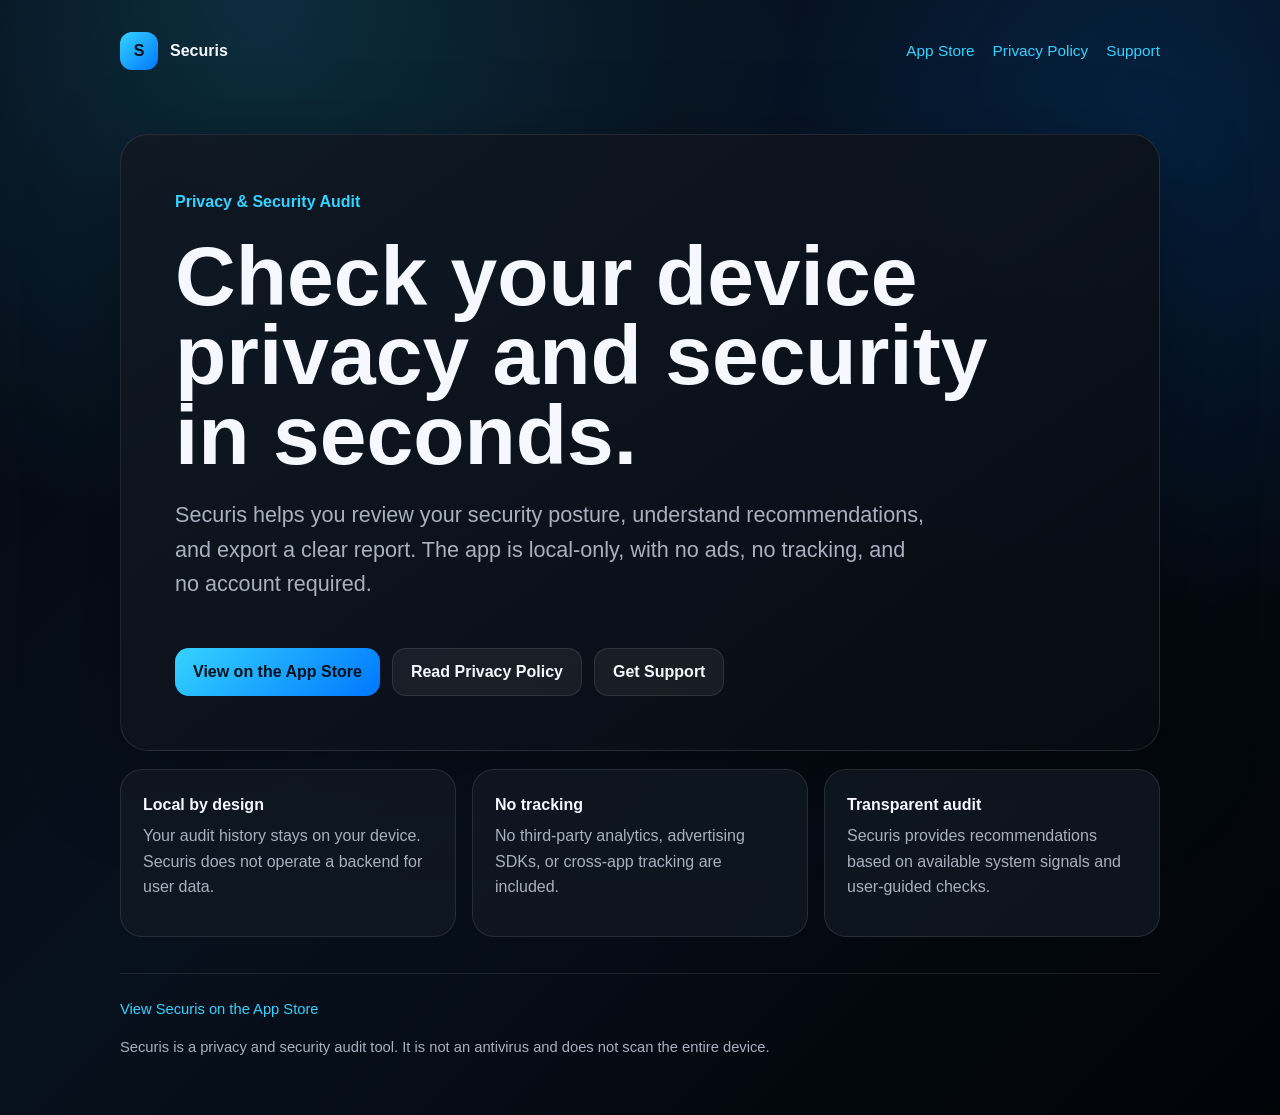
<file: index.html>
<!doctype html>
<html lang="en">
<head>
  <meta charset="utf-8">
  <meta name="viewport" content="width=device-width, initial-scale=1">
  <title>Securis - Privacy & Security Audit</title>
  <meta name="description" content="Securis is a privacy and security audit tool for iPhone and iPad.">
  <link rel="stylesheet" href="styles.css">
</head>
<body>
  <main class="shell">
    <nav class="nav" aria-label="Main navigation">
      <a class="brand" href="index.html" aria-label="Securis home">
        <span class="mark">S</span>
        <span>Securis</span>
      </a>
      <div class="nav-links">
        <a href="https://apps.apple.com/us/app/securis-privacy-audit/id6774630244">App Store</a>
        <a href="privacy.html">Privacy Policy</a>
        <a href="support.html">Support</a>
      </div>
    </nav>

    <section class="hero">
      <p class="eyebrow">Privacy & Security Audit</p>
      <h1>Check your device privacy and security in seconds.</h1>
      <p class="lead">Securis helps you review your security posture, understand recommendations, and export a clear report. The app is local-only, with no ads, no tracking, and no account required.</p>
      <div class="actions">
        <a class="button primary" href="https://apps.apple.com/us/app/securis-privacy-audit/id6774630244">View on the App Store</a>
        <a class="button" href="privacy.html">Read Privacy Policy</a>
        <a class="button" href="support.html">Get Support</a>
      </div>
    </section>

    <section class="grid" aria-label="Securis highlights">
      <article class="card">
        <strong>Local by design</strong>
        <p>Your audit history stays on your device. Securis does not operate a backend for user data.</p>
      </article>
      <article class="card">
        <strong>No tracking</strong>
        <p>No third-party analytics, advertising SDKs, or cross-app tracking are included.</p>
      </article>
      <article class="card">
        <strong>Transparent audit</strong>
        <p>Securis provides recommendations based on available system signals and user-guided checks.</p>
      </article>
    </section>

    <footer class="footer">
      <p><a href="https://apps.apple.com/us/app/securis-privacy-audit/id6774630244">View Securis on the App Store</a></p>
      Securis is a privacy and security audit tool. It is not an antivirus and does not scan the entire device.
    </footer>
  </main>
</body>
</html>
</file>
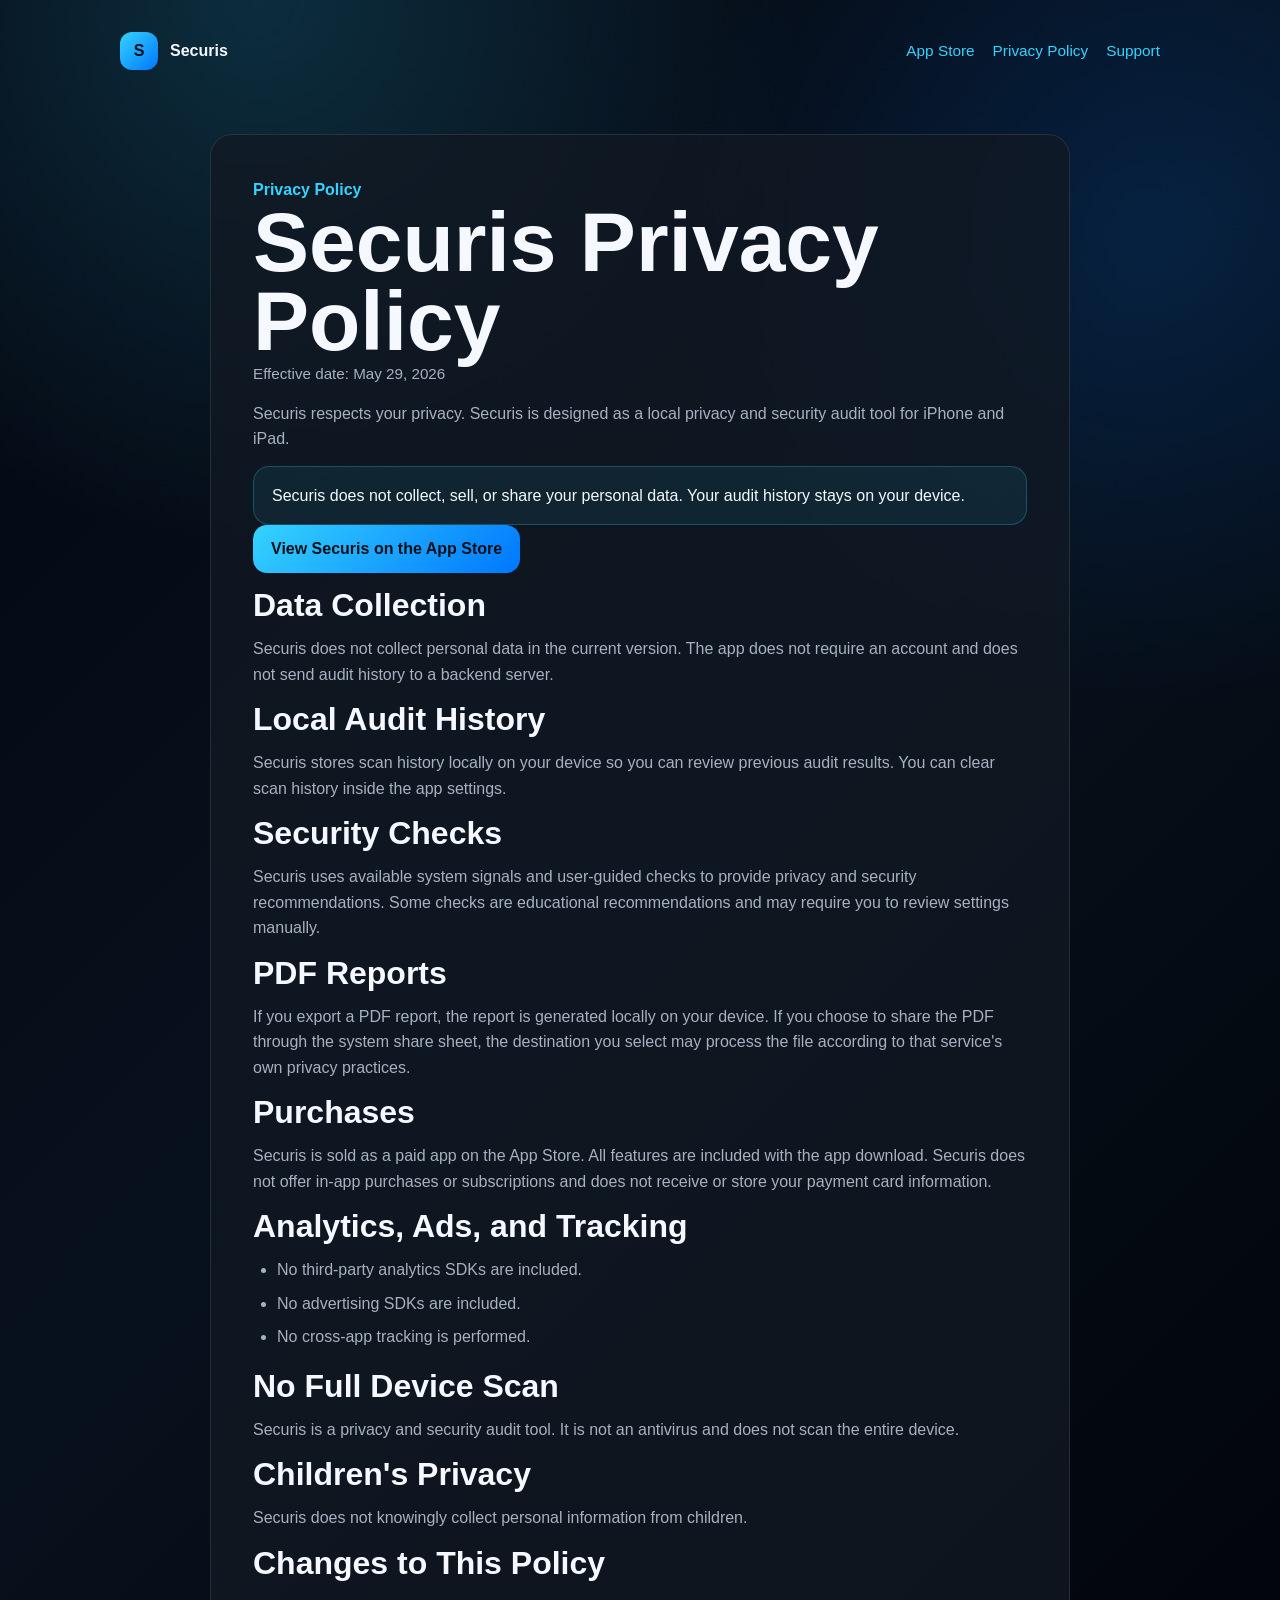
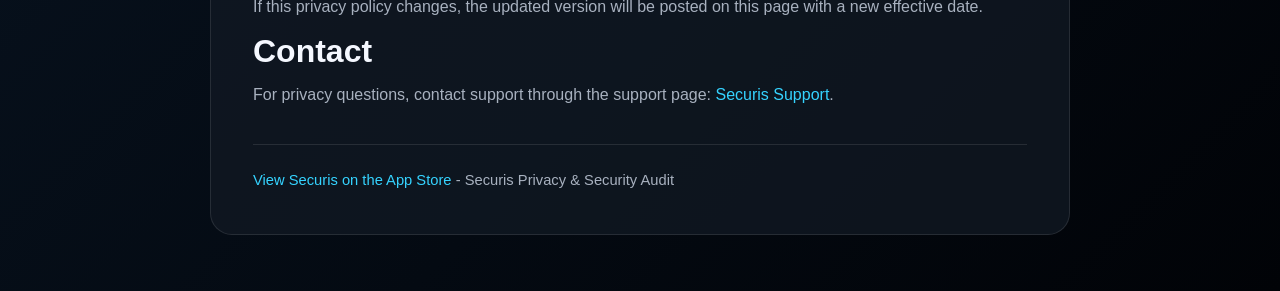
<file: privacy.html>
<!doctype html>
<html lang="en">
<head>
  <meta charset="utf-8">
  <meta name="viewport" content="width=device-width, initial-scale=1">
  <title>Securis Privacy Policy</title>
  <meta name="description" content="Privacy Policy for Securis, a local-only privacy and security audit app.">
  <link rel="stylesheet" href="styles.css">
</head>
<body>
  <main class="shell">
    <nav class="nav" aria-label="Main navigation">
      <a class="brand" href="index.html" aria-label="Securis home">
        <span class="mark">S</span>
        <span>Securis</span>
      </a>
      <div class="nav-links">
        <a href="https://apps.apple.com/us/app/securis-privacy-audit/id6774630244">App Store</a>
        <a href="privacy.html">Privacy Policy</a>
        <a href="support.html">Support</a>
      </div>
    </nav>

    <article class="content">
      <p class="eyebrow">Privacy Policy</p>
      <h1>Securis Privacy Policy</h1>
      <p class="meta">Effective date: May 29, 2026</p>

      <p>Securis respects your privacy. Securis is designed as a local privacy and security audit tool for iPhone and iPad.</p>

      <div class="notice">
        Securis does not collect, sell, or share your personal data. Your audit history stays on your device.
      </div>

      <p><a class="button primary" href="https://apps.apple.com/us/app/securis-privacy-audit/id6774630244">View Securis on the App Store</a></p>

      <h2>Data Collection</h2>
      <p>Securis does not collect personal data in the current version. The app does not require an account and does not send audit history to a backend server.</p>

      <h2>Local Audit History</h2>
      <p>Securis stores scan history locally on your device so you can review previous audit results. You can clear scan history inside the app settings.</p>

      <h2>Security Checks</h2>
      <p>Securis uses available system signals and user-guided checks to provide privacy and security recommendations. Some checks are educational recommendations and may require you to review settings manually.</p>

      <h2>PDF Reports</h2>
      <p>If you export a PDF report, the report is generated locally on your device. If you choose to share the PDF through the system share sheet, the destination you select may process the file according to that service's own privacy practices.</p>

      <h2>Purchases</h2>
      <p>Securis is sold as a paid app on the App Store. All features are included with the app download. Securis does not offer in-app purchases or subscriptions and does not receive or store your payment card information.</p>

      <h2>Analytics, Ads, and Tracking</h2>
      <ul>
        <li>No third-party analytics SDKs are included.</li>
        <li>No advertising SDKs are included.</li>
        <li>No cross-app tracking is performed.</li>
      </ul>

      <h2>No Full Device Scan</h2>
      <p>Securis is a privacy and security audit tool. It is not an antivirus and does not scan the entire device.</p>

      <h2>Children's Privacy</h2>
      <p>Securis does not knowingly collect personal information from children.</p>

      <h2>Changes to This Policy</h2>
      <p>If this privacy policy changes, the updated version will be posted on this page with a new effective date.</p>

      <h2>Contact</h2>
      <p>For privacy questions, contact support through the support page: <a href="support.html">Securis Support</a>.</p>

      <footer class="footer">
        <a href="https://apps.apple.com/us/app/securis-privacy-audit/id6774630244">View Securis on the App Store</a> - Securis Privacy & Security Audit
      </footer>
    </article>
  </main>
</body>
</html>
</file>
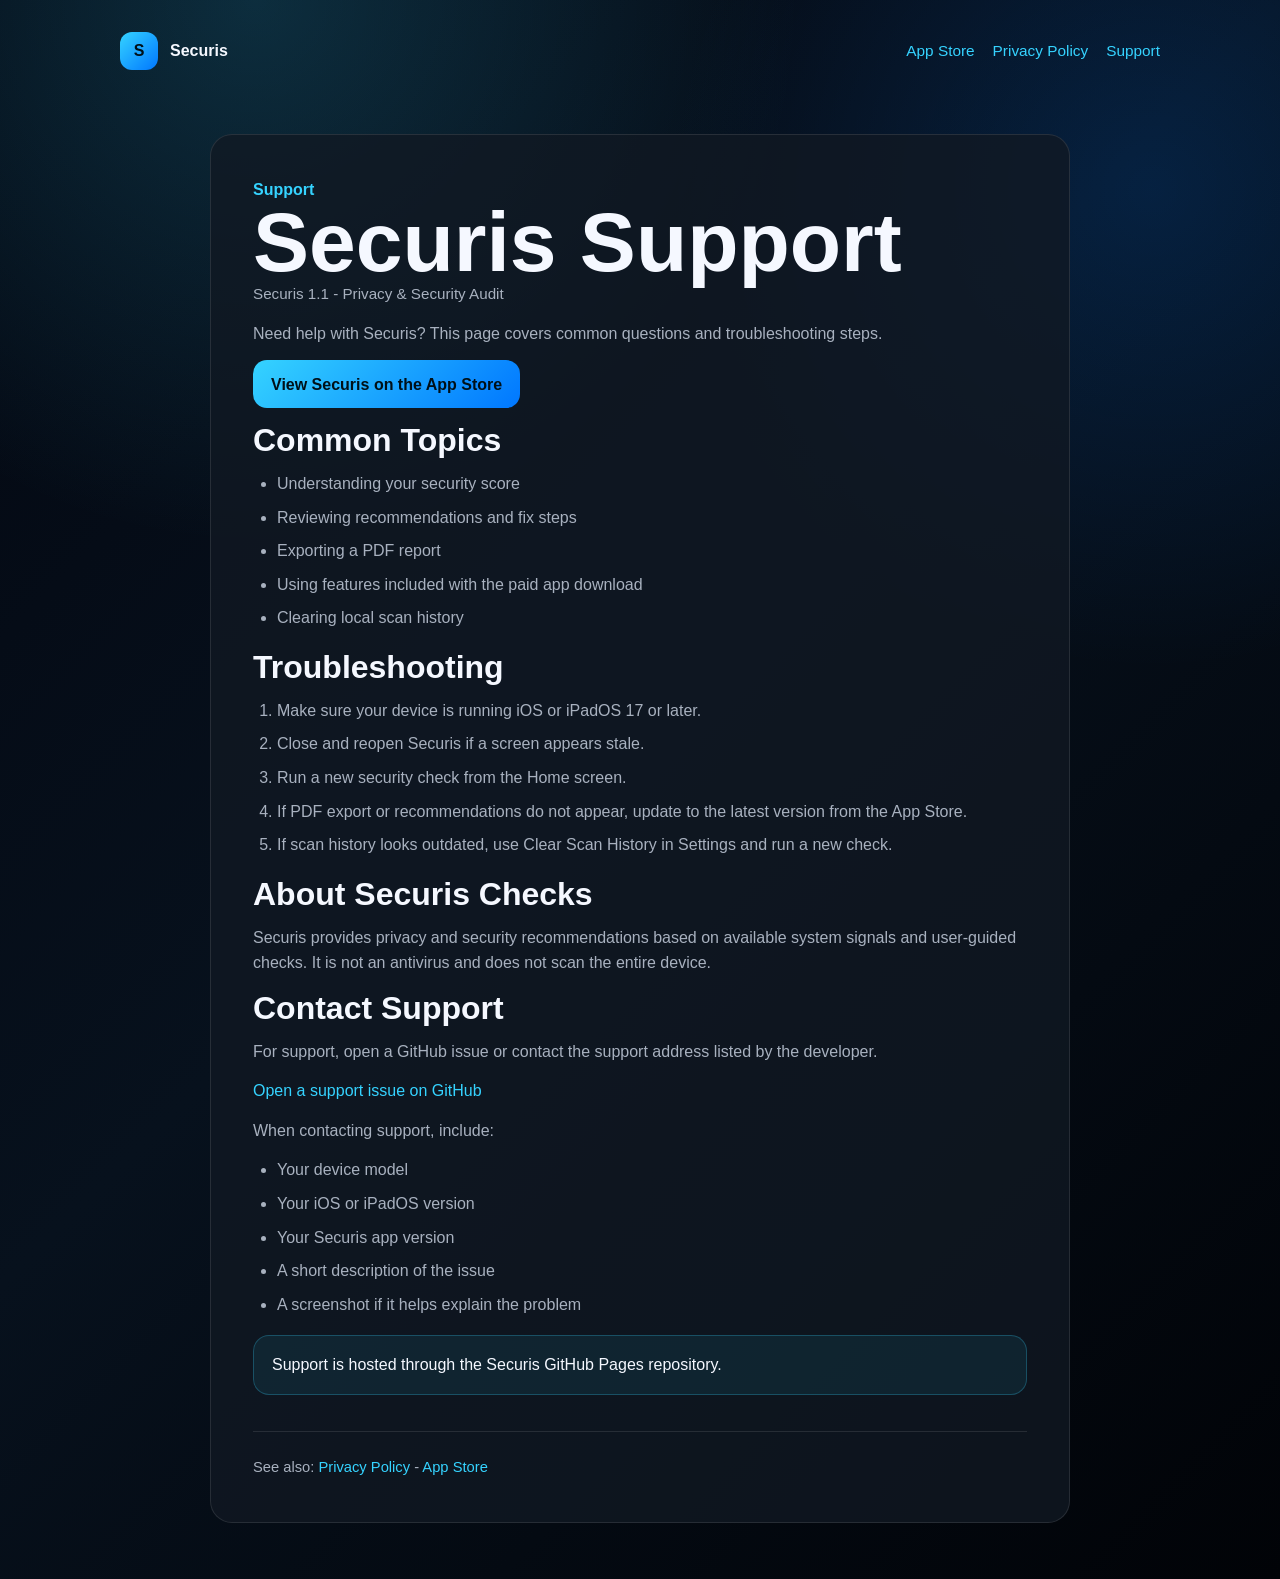
<file: support.html>
<!doctype html>
<html lang="en">
<head>
  <meta charset="utf-8">
  <meta name="viewport" content="width=device-width, initial-scale=1">
  <title>Securis Support</title>
  <meta name="description" content="Support page for Securis, a privacy and security audit app.">
  <link rel="stylesheet" href="styles.css">
</head>
<body>
  <main class="shell">
    <nav class="nav" aria-label="Main navigation">
      <a class="brand" href="index.html" aria-label="Securis home">
        <span class="mark">S</span>
        <span>Securis</span>
      </a>
      <div class="nav-links">
        <a href="https://apps.apple.com/us/app/securis-privacy-audit/id6774630244">App Store</a>
        <a href="privacy.html">Privacy Policy</a>
        <a href="support.html">Support</a>
      </div>
    </nav>

    <article class="content">
      <p class="eyebrow">Support</p>
      <h1>Securis Support</h1>
      <p class="meta">Securis 1.1 - Privacy & Security Audit</p>

      <p>Need help with Securis? This page covers common questions and troubleshooting steps.</p>
      <p><a class="button primary" href="https://apps.apple.com/us/app/securis-privacy-audit/id6774630244">View Securis on the App Store</a></p>

      <h2>Common Topics</h2>
      <ul>
        <li>Understanding your security score</li>
        <li>Reviewing recommendations and fix steps</li>
        <li>Exporting a PDF report</li>
        <li>Using features included with the paid app download</li>
        <li>Clearing local scan history</li>
      </ul>

      <h2>Troubleshooting</h2>
      <ol>
        <li>Make sure your device is running iOS or iPadOS 17 or later.</li>
        <li>Close and reopen Securis if a screen appears stale.</li>
        <li>Run a new security check from the Home screen.</li>
        <li>If PDF export or recommendations do not appear, update to the latest version from the App Store.</li>
        <li>If scan history looks outdated, use Clear Scan History in Settings and run a new check.</li>
      </ol>

      <h2>About Securis Checks</h2>
      <p>Securis provides privacy and security recommendations based on available system signals and user-guided checks. It is not an antivirus and does not scan the entire device.</p>

      <h2>Contact Support</h2>
      <p>For support, open a GitHub issue or contact the support address listed by the developer.</p>
      <p><a href="https://github.com/muradiye8285/securis-pages/issues">Open a support issue on GitHub</a></p>
      <p>When contacting support, include:</p>
      <ul>
        <li>Your device model</li>
        <li>Your iOS or iPadOS version</li>
        <li>Your Securis app version</li>
        <li>A short description of the issue</li>
        <li>A screenshot if it helps explain the problem</li>
      </ul>

      <div class="notice">
        Support is hosted through the Securis GitHub Pages repository.
      </div>

      <footer class="footer">
        See also: <a href="privacy.html">Privacy Policy</a> - <a href="https://apps.apple.com/us/app/securis-privacy-audit/id6774630244">App Store</a>
      </footer>
    </article>
  </main>
</body>
</html>
</file>
<file: styles.css>
:root {
  color-scheme: dark;
  --bg: #030711;
  --panel: #111923;
  --panel-2: #0b121c;
  --text: #f5f8ff;
  --muted: #a8b1bf;
  --line: rgba(255, 255, 255, 0.1);
  --accent: #35d3ff;
  --accent-2: #0077ff;
  --ok: #7ee787;
}

* {
  box-sizing: border-box;
}

html {
  background: var(--bg);
}

body {
  margin: 0;
  min-height: 100vh;
  font-family: -apple-system, BlinkMacSystemFont, "SF Pro Display", "Segoe UI", sans-serif;
  color: var(--text);
  background:
    radial-gradient(circle at 20% 0%, rgba(53, 211, 255, 0.18), transparent 34rem),
    radial-gradient(circle at 90% 12%, rgba(0, 119, 255, 0.16), transparent 30rem),
    linear-gradient(135deg, #030711 0%, #07111d 45%, #010307 100%);
  line-height: 1.6;
}

a {
  color: var(--accent);
  text-decoration: none;
}

a:hover {
  text-decoration: underline;
}

.shell {
  width: min(1040px, calc(100% - 40px));
  margin: 0 auto;
  padding: 32px 0 56px;
}

.nav {
  display: flex;
  align-items: center;
  justify-content: space-between;
  gap: 24px;
  margin-bottom: 64px;
}

.brand {
  display: inline-flex;
  align-items: center;
  gap: 12px;
  color: var(--text);
  font-weight: 750;
  letter-spacing: 0;
}

.mark {
  display: grid;
  place-items: center;
  width: 38px;
  height: 38px;
  border-radius: 12px;
  background: linear-gradient(135deg, var(--accent), var(--accent-2));
  color: #001018;
  font-weight: 900;
}

.nav-links {
  display: flex;
  align-items: center;
  gap: 18px;
  font-size: 0.96rem;
}

.hero {
  display: grid;
  gap: 22px;
  padding: 54px;
  border: 1px solid var(--line);
  border-radius: 28px;
  background: linear-gradient(145deg, rgba(17, 25, 35, 0.92), rgba(7, 12, 20, 0.92));
  box-shadow: 0 28px 90px rgba(0, 0, 0, 0.35);
}

.eyebrow {
  margin: 0;
  color: var(--accent);
  font-weight: 700;
}

h1 {
  margin: 0;
  max-width: 820px;
  font-size: clamp(2.6rem, 7vw, 5.25rem);
  line-height: 0.95;
  letter-spacing: 0;
}

h2 {
  margin: 0 0 12px;
  font-size: clamp(1.35rem, 3vw, 2rem);
  line-height: 1.15;
}

h3 {
  margin: 22px 0 8px;
  font-size: 1.08rem;
}

p {
  margin: 0 0 14px;
  color: var(--muted);
}

.lead {
  max-width: 760px;
  font-size: clamp(1.1rem, 2vw, 1.35rem);
}

.actions {
  display: flex;
  flex-wrap: wrap;
  gap: 12px;
  margin-top: 10px;
}

.button {
  display: inline-flex;
  align-items: center;
  justify-content: center;
  min-height: 48px;
  padding: 0 18px;
  border-radius: 14px;
  border: 1px solid var(--line);
  color: var(--text);
  background: rgba(255, 255, 255, 0.06);
  font-weight: 700;
}

.button.primary {
  color: #001018;
  border: 0;
  background: linear-gradient(135deg, var(--accent), var(--accent-2));
}

.grid {
  display: grid;
  grid-template-columns: repeat(3, 1fr);
  gap: 16px;
  margin-top: 18px;
}

.card,
.content {
  border: 1px solid var(--line);
  border-radius: 22px;
  background: rgba(17, 25, 35, 0.78);
}

.card {
  padding: 22px;
}

.card strong {
  display: block;
  margin-bottom: 6px;
  color: var(--text);
}

.content {
  max-width: 860px;
  margin: 0 auto;
  padding: 42px;
}

.content ul,
.content ol {
  margin: 8px 0 18px;
  padding-left: 24px;
  color: var(--muted);
}

.content li {
  margin: 8px 0;
}

.notice {
  padding: 16px 18px;
  border: 1px solid rgba(53, 211, 255, 0.25);
  border-radius: 16px;
  background: rgba(53, 211, 255, 0.08);
  color: var(--text);
}

.meta {
  color: var(--muted);
  font-size: 0.95rem;
}

.footer {
  margin-top: 36px;
  padding-top: 24px;
  border-top: 1px solid var(--line);
  color: var(--muted);
  font-size: 0.92rem;
}

@media (max-width: 760px) {
  .shell {
    width: min(100% - 28px, 1040px);
    padding-top: 22px;
  }

  .nav {
    align-items: flex-start;
    flex-direction: column;
    margin-bottom: 34px;
  }

  .hero,
  .content {
    padding: 28px;
    border-radius: 22px;
  }

  .grid {
    grid-template-columns: 1fr;
  }
}
</file>
